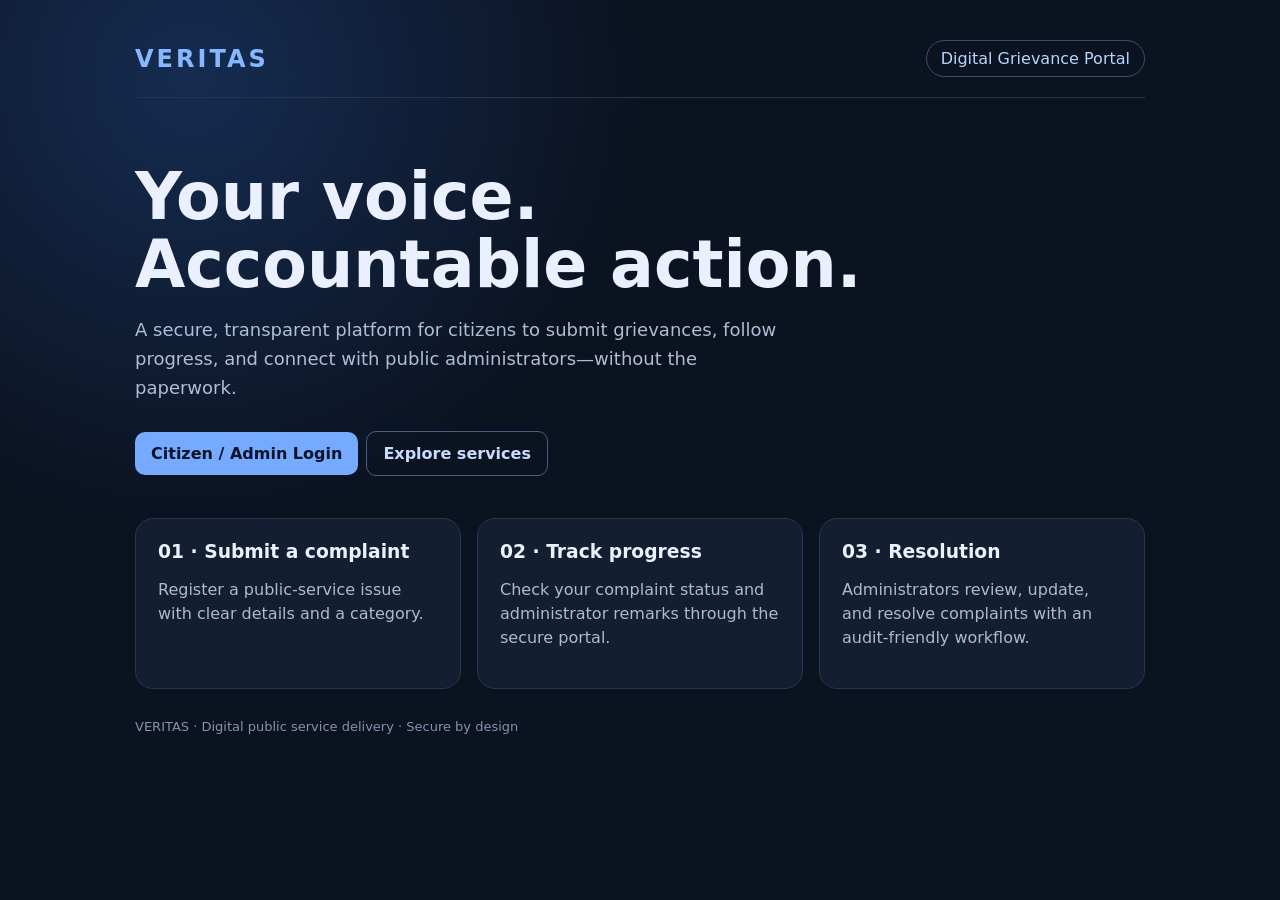
<file: index (1).html>
<!doctype html><html lang="en"><head><meta charset="utf-8"><meta name="viewport" content="width=device-width, initial-scale=1"><title>VERITAS — Public Service</title><style>
:root{font-family:Inter,system-ui,Arial;color:#eaf0ff;background:#0b1220}*{box-sizing:border-box}body{margin:0;background:radial-gradient(circle at 15% 10%,#152c50,transparent 35%),#0b1220}.wrap{max-width:1050px;margin:auto;padding:28px 20px}.nav{display:flex;justify-content:space-between;align-items:center;border-bottom:1px solid #28344a;padding:12px 0 20px}.brand{font-size:24px;font-weight:850;letter-spacing:3px;color:#85b8ff}.pill{border:1px solid #39516e;border-radius:20px;padding:8px 14px;color:#b9d5ff}.hero{padding:65px 0 42px}.hero h1{font-size:clamp(36px,6vw,65px);line-height:1.04;margin:0 0 18px}.hero p{max-width:650px;color:#afbed5;font-size:18px;line-height:1.6}.grid{display:grid;grid-template-columns:repeat(auto-fit,minmax(230px,1fr));gap:16px}.card{background:#131e30;border:1px solid #263650;border-radius:18px;padding:22px}.card h3{margin:0 0 10px}.card p{color:#aabbd4;line-height:1.5}.btn{display:inline-block;margin:10px 8px 0 0;padding:12px 16px;border-radius:10px;text-decoration:none;background:#76aaff;color:#071326;font-weight:700}.secondary{background:transparent;border:1px solid #456080;color:#c8dcff}.small{color:#8295b0;font-size:13px;margin-top:30px}@media(max-width:600px){.hero{padding-top:40px}.nav{align-items:flex-start}}
</style></head><body><div class="wrap"><header class="nav"><div class="brand">VERITAS</div><span class="pill">Digital Grievance Portal</span></header><section class="hero"><h1>Your voice.<br>Accountable action.</h1><p>A secure, transparent platform for citizens to submit grievances, follow progress, and connect with public administrators—without the paperwork.</p><a class="btn" href="/login">Citizen / Admin Login</a><a class="btn secondary" href="#services">Explore services</a></section><section class="grid" id="services"><article class="card"><h3>01 · Submit a complaint</h3><p>Register a public-service issue with clear details and a category.</p></article><article class="card"><h3>02 · Track progress</h3><p>Check your complaint status and administrator remarks through the secure portal.</p></article><article class="card"><h3>03 · Resolution</h3><p>Administrators review, update, and resolve complaints with an audit-friendly workflow.</p></article></section><p class="small">VERITAS · Digital public service delivery · Secure by design</p></div></body></html>
</file>
